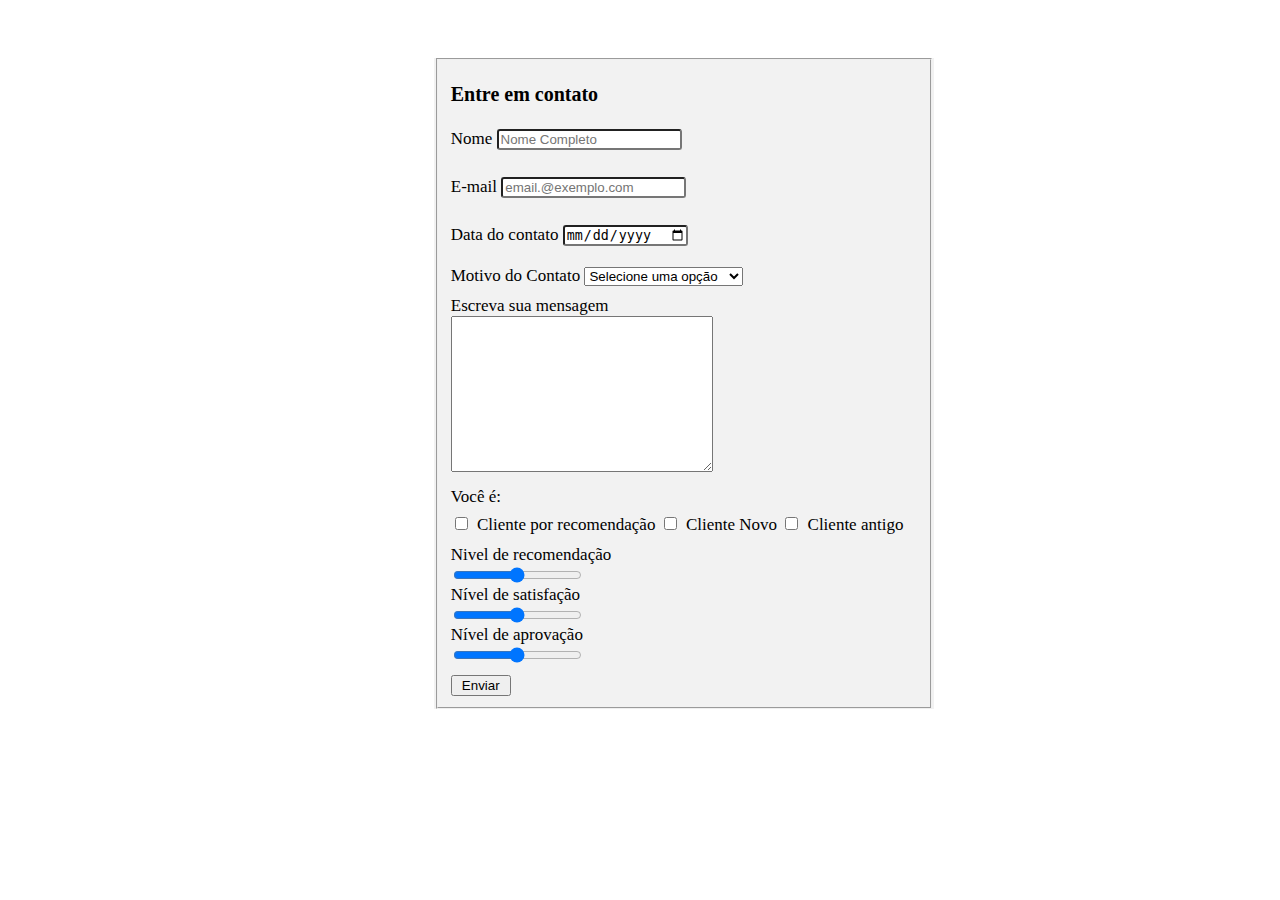
<file: internas/ajuda.html>
<!DOCTYPE html>
<html lang="pt-br">
<head>
    <meta charset="UTF-8">
    <meta http-equiv="X-UA-Compatible" content="IE=edge">
    <meta name="viewport" content="width=device-width, initial-scale=1.0">
    <link rel="stylesheet" href="../css/ajuda.css">
    <title>Suporte</title>
</head>
<body>

    <div class="principal">
        <form action="" id="formulario">
            <fieldset>
                <h2>Entre em contato</h2>
                <div id="nome">
                    <label for="nome">Nome</label>
                    <input type="text" name="nome" placeholder="Nome Completo" id="nome" required>
                </div>

                <div id="email">
                    <label for="email">E-mail</label>
                    <input type="email" name="email" placeholder="email.@exemplo.com" id="email" required>
                </div>

                <div id="data">
                    <label for="data">Data do contato</label>
                    <input type="date" name="data" id="data" required>
                </div>

                <div id="motivo">
                    <label for="motivo-contato">Motivo do Contato</label>
                    <select name="opcao" id="opcao">
                        <option value="">Selecione uma opção</option>
                        <option value="rlc">Reclamação</option>
                        <option value="de">Dúvidas sobre estoque</option>
                        <option value="crt">Crítica</option>
                        <option value="agd">Agradecimento</option>
                        <option value="dv">Devolução</option>
                    </select>
                </div>

                <div id="mensagem">
                    <label for="mensagem">Escreva sua mensagem</label>
                    <br>
                    <textarea name="mensagem" id="mensagem" cols="30" rows="10"></textarea>
                    <br>
                </div>

                <div id="voce">
                    <label class="voce" for="voce">Você é:</label>
        
                    <input type="checkbox">
                    <label for="recomendacao">Cliente por recomendação</label>
                    <input type="checkbox">
                    <label for="">Cliente Novo</label>
                    <input type="checkbox">
                    <label for="antigo">Cliente antigo</label>
                    
                </div>

                <div id="nivel">
                    <label for="nivel-recomendacao">Nivel de recomendação</label>
                    <input class="nivel1" type="range">
                    <label for="nivel-satisfacacao">Nível de satisfação</label>
                    <input class="nivel1" type="range">
                    <label for="nivel-aprovacao">Nível de aprovação</label>
                    <input class="nivel1" type="range">
                </div>
                
                <button>Enviar</button>
            </fieldset>
        </form>
    </div>
</body>
</html>
</file>
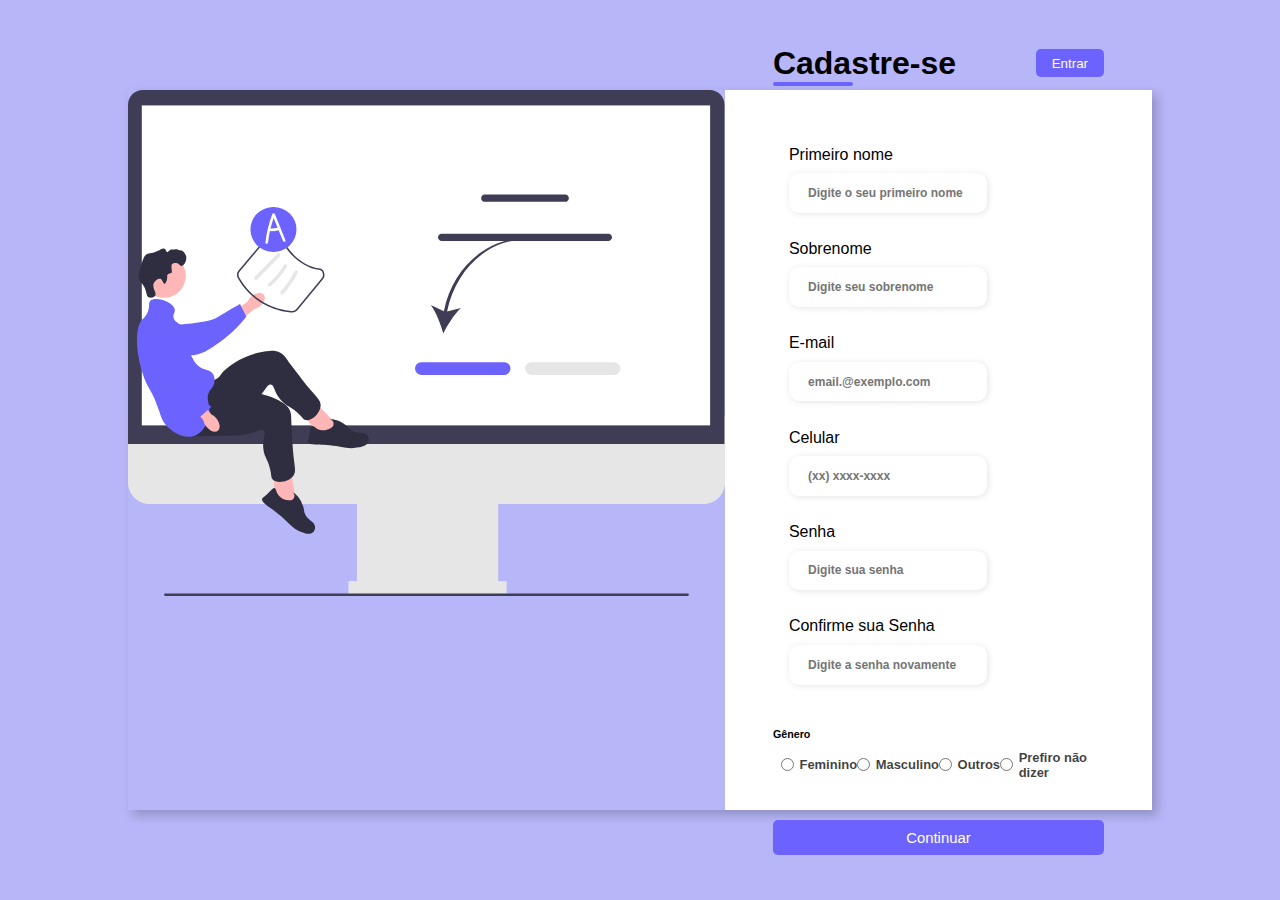
<file: internas/conta.html>
<!DOCTYPE html>
<html lang="pt-br">
<head>
    <meta charset="UTF-8">
    <meta http-equiv="X-UA-Compatible" content="IE=edge">
    <meta name="viewport" content="width=device-width, initial-scale=1.0">
    <link rel="stylesheet" href="../css/conta.css">
    <title>Conta</title>
</head>
<body>
    <div class="container">
        <div class="form-image">
            <img src="../imagens/undraw_online_test_re_kyfx.svg" alt="imagem">
        </div>
        <div class="form">
            <form action="#">
                <div class="form-header">
                    <div class="tittle">
                        <h1>Cadastre-se</h1>
                    </div>
                    <div class="login-button">
                        <button><a href="#">Entrar</a></button>
                    </div>
                </div>

                <div class="input-group">
                    <div class="input-box">
                        <label for="firstname">Primeiro nome</label>
                        <input type="text" id="firstname" name="firstname" placeholder="Digite o seu primeiro nome" required>
                    </div>

                    <div class="input-box">
                        <label for="lastname">Sobrenome</label>
                        <input type="text" id="lastname" name="lastname" placeholder="Digite seu sobrenome" required>
                    </div>

                    <div class="input-box">
                        <label for="email">E-mail</label>
                        <input type="email" id="email" name="email" placeholder="email.@exemplo.com" required>
                    </div>

                    <div class="input-box">
                        <label for="number">Celular</label>
                        <input type="tell" id="number" name="number" placeholder="(xx) xxxx-xxxx" required>
                    </div>

                    <div class="input-box">
                        <label for="password">Senha</label>
                        <input type="password" id="password" name="password" placeholder="Digite sua senha" required>
                    </div>

                    <div class="input-box">
                        <label for="confirme">Confirme sua Senha</label>
                        <input type="confirme" id="confirme" name="confirme" placeholder="Digite a senha novamente" required>
                    </div>
                </div>

                <div class="gender-inputs">
                    <div class="gender-tittle">
                        <h6>Gênero</h6>
                    </div>

                    <div class="gender-group">
                        <div class="gender-input">
                            <input type="radio" name="feminino" id="gender">
                            <label for="feminino">Feminino</label>
                        </div>

                        <div class="gender-input">
                            <input type="radio" name="masculino" id="gender">
                            <label for="masculino">Masculino</label>
                        </div>

                        <div class="gender-input">
                            <input type="radio" name="outros" id="gender">
                            <label for="outros">Outros</label>
                        </div>

                        <div class="gender-input">
                            <input type="radio" name="prefiro" id="gender">
                            <label for="prefiro">Prefiro não dizer</label>
                        </div>
                    </div>
                </div>

                <div class="continue-button">
                    <button><a href="#">Continuar</a></button>
                </div>
            </form>
        </div>
    </div>
</body>
</html>
</file>
<file: css/ajuda.css>
#formulario{
    width: 500px;
    position: absolute;
    left: 30%;
    margin: 50px;
    background-color: #f2f2f2;
    font-size: 17px;
}

#formulario input{
    border-radius: 3px;
}

h2{
    font-size: 20px;
}

button{
    margin-top: 10px;
    width: 60px;
    cursor: pointer;
}

#nome{
    margin: 7px 0 10px 0;
}

#email{
    margin: 7px 0 10px 0;
}

#data{
    margin: 7px 0 10px 0;
}

#data input{
    cursor: pointer;
}

#motivo{
    margin: 7px 0 10px 0;
}

#motivo select{
    cursor: pointer;
}

#nivel .nivel1{
    display: block;
    cursor: pointer;
}

.voce{
    display: block;
    margin-bottom: 7px;
}

#voce{
    margin: 10px 0 10px 0;
}
#voce input{
    margin-right: 5px;
    cursor: pointer;
}
</file>
<file: css/conta.css>
@import url('https://fonts.googleapis.com/css2?family=Nuosu+SIL&display=swap');

*{
    padding: 0;
    margin: 0;
    box-sizing: border-box;
    font-family: 'inter', sans-serif;
}

body{
    width: 100%;
    height: 100vh;
    display: flex;
    justify-content: center;
    background-color: #0c0ce94d;
    align-items: center;
}

.container{
    width: 80%;
    height: 80vh;
    display: flex;
    box-shadow: 5px 5px 10px rgba(0, 0, 0, .212);
}

.imagem{
    width: 50%;
    display: flex;
    justify-content: center;
    align-items: center;
    background-color: #fde3a7d7;
    padding: 1rem;
}

.imagem img{
    width: 31rem;
}

.form{
    background-color:white;
    width: 60%;
    display: flex;
    flex-direction: column;
    justify-content: center;
    align-items: center;
    padding: 3rem;
}

.form-header{
    margin-bottom: 3rem;
    justify-content: space-between;
    display: flex;
}

.login-button{
    display: flex;
    align-items: center;
}

.login-button button{
    border: none;
    background-color: #6c63ff;
    padding: 0.4rem 1rem;
    border-radius: 5px;
    cursor: pointer;
}


.login-button button:hover{
    background-color: #6b63fff1;
}

.login-button button a{
    text-decoration: none;
    font-weight: 500;
    color: #fff;
}

.form-header h1::after{
    content: '';
    display: block;
    width: 5rem;
    height: 0.3rem;
    background-color: #6c63ff;
    margin: 0 auto;
    position: absolute;
    border-radius: 10px;
}

.input-group{
    display: flex;
    flex-wrap: wrap;
    justify-content: space-between;
    padding: 1rem;
}

.input-box{
    display: flex;
    flex-direction: column;
    margin-bottom: 1.1rem;
}

.input-box input{
    margin: 0.6rem 0;
    padding: 0.8rem 1.2rem;
    border: none;
    border-radius: 10px;
    box-shadow: 1px 1px 6px #0000001c;
}


.input-box input:hover{
    background-color: #eeeeee75;
}


.input-box input:focus-visible{
    outline: 1px solid #6c63ff;
}

.input-box input,
.gender-title h6{
    font-size: 0.75rem;
    font-weight: 600;
    color: #000000c0;
}

.gender-group{
    display: flex;
    justify-content: space-between;
    margin-top: 0.62rem;
    padding: 0 0.5rem;
}

.gender-input{
    display: flex;
    align-items: center;
}

.gender-input input{
    margin-right: 0.35rem;
}

.gender-input label{
    font-size: 0.81rem;
    font-weight: 600;
    color: #000000c0;
}

.continue-button button{
    width: 100%;
    border: none;
    margin-top: 2.5rem;
    background-color: #6c63ff;
    padding: 00.62rem;
    border-radius: 5px;
    cursor: pointer;
}

.continue-button button:hover{
    background-color: #6b63fff1;
}

.continue-button button a{
    color: #fff;
    text-decoration: none;
    font-size: 0.93rem;
    font-weight: 500;
}
</file>
